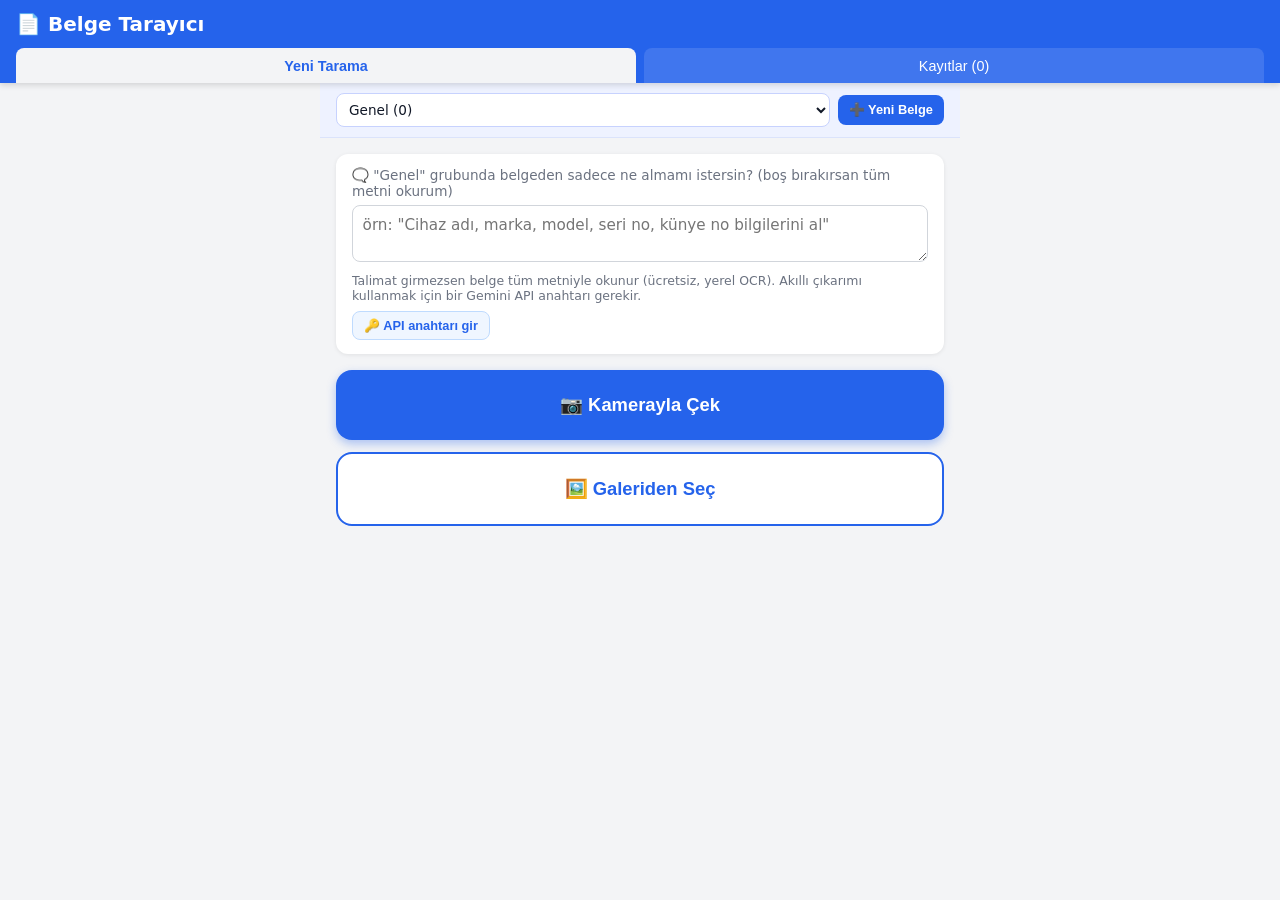
<file: index.html>
<!doctype html>
<html lang="tr">
  <head>
    <meta charset="UTF-8" />
    <link rel="icon" type="image/svg+xml" href="/favicon.svg" />
    <meta name="viewport" content="width=device-width, initial-scale=1.0, viewport-fit=cover" />
    <meta name="theme-color" content="#2563eb" />
    <meta name="description" content="Kamerayla belge tara, bilgileri otomatik topla, Excel olarak dışa aktar." />
    <link rel="manifest" href="/manifest.webmanifest" />
    <link rel="apple-touch-icon" href="/icon-180.png" />
    <meta name="apple-mobile-web-app-capable" content="yes" />
    <meta name="apple-mobile-web-app-status-bar-style" content="black-translucent" />
    <meta name="apple-mobile-web-app-title" content="Belge Tarayıcı" />
    <title>Belge Tarayıcı</title>
    <script type="module" crossorigin src="/assets/index-DbhAv4H_.js"></script>
    <link rel="stylesheet" crossorigin href="/assets/index-B8Wv-hVe.css">
  </head>
  <body>
    <div id="root"></div>
  </body>
</html>
</file>
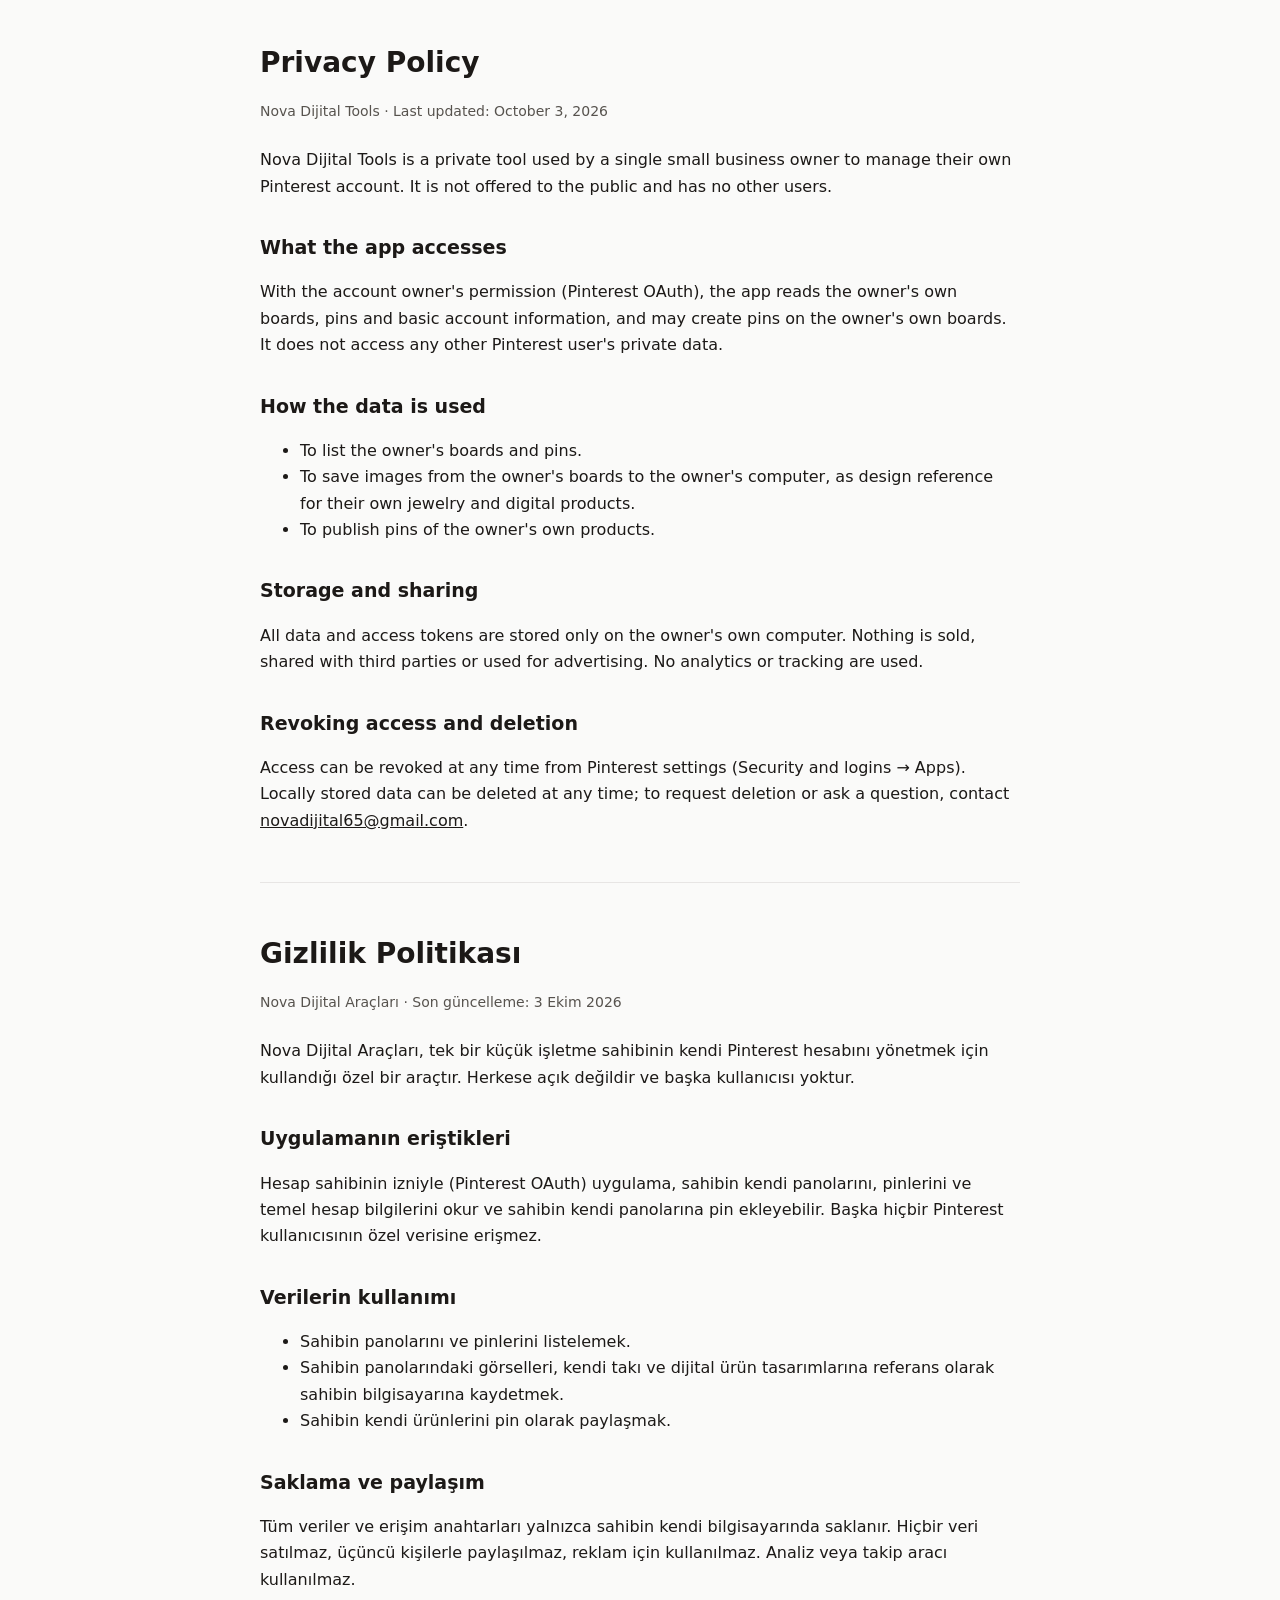
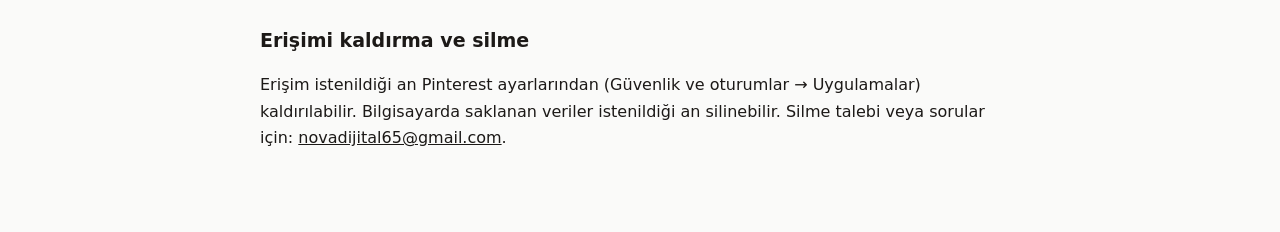
<file: gizlilik/index.html>
<!DOCTYPE html>
<html lang="en">
<head>
<meta charset="UTF-8">
<meta name="viewport" content="width=device-width, initial-scale=1">
<title>Privacy Policy — Nova Dijital Tools</title>
<style>
  :root { --bg: #fafaf9; --text: #1c1917; --muted: #57534e; --line: #e7e5e4; }
  @media (prefers-color-scheme: dark) { :root { --bg: #0f0f10; --text: #e7e5e4; --muted: #a8a29e; --line: #292524; } }
  body { margin: 0; background: var(--bg); color: var(--text); font: 16px/1.65 system-ui, -apple-system, "Segoe UI", sans-serif; }
  main { max-width: 760px; margin: 0 auto; padding: 40px 16px 64px; }
  h1 { font-size: 28px; margin: 0 0 4px; }
  h2 { font-size: 19px; margin: 32px 0 8px; }
  p, li { color: var(--text); }
  .meta { color: var(--muted); font-size: 14px; margin-bottom: 24px; }
  hr { border: 0; border-top: 1px solid var(--line); margin: 48px 0; }
  a { color: inherit; }
</style>
</head>
<body>
<main>
  <h1>Privacy Policy</h1>
  <p class="meta">Nova Dijital Tools · Last updated: October 3, 2026</p>

  <p>Nova Dijital Tools is a private tool used by a single small business owner to manage their own Pinterest account. It is not offered to the public and has no other users.</p>

  <h2>What the app accesses</h2>
  <p>With the account owner's permission (Pinterest OAuth), the app reads the owner's own boards, pins and basic account information, and may create pins on the owner's own boards. It does not access any other Pinterest user's private data.</p>

  <h2>How the data is used</h2>
  <ul>
    <li>To list the owner's boards and pins.</li>
    <li>To save images from the owner's boards to the owner's computer, as design reference for their own jewelry and digital products.</li>
    <li>To publish pins of the owner's own products.</li>
  </ul>

  <h2>Storage and sharing</h2>
  <p>All data and access tokens are stored only on the owner's own computer. Nothing is sold, shared with third parties or used for advertising. No analytics or tracking are used.</p>

  <h2>Revoking access and deletion</h2>
  <p>Access can be revoked at any time from Pinterest settings (Security and logins → Apps). Locally stored data can be deleted at any time; to request deletion or ask a question, contact <a href="mailto:novadijital65@gmail.com">novadijital65@gmail.com</a>.</p>

  <hr>

  <h1>Gizlilik Politikası</h1>
  <p class="meta">Nova Dijital Araçları · Son güncelleme: 3 Ekim 2026</p>

  <p>Nova Dijital Araçları, tek bir küçük işletme sahibinin kendi Pinterest hesabını yönetmek için kullandığı özel bir araçtır. Herkese açık değildir ve başka kullanıcısı yoktur.</p>

  <h2>Uygulamanın eriştikleri</h2>
  <p>Hesap sahibinin izniyle (Pinterest OAuth) uygulama, sahibin kendi panolarını, pinlerini ve temel hesap bilgilerini okur ve sahibin kendi panolarına pin ekleyebilir. Başka hiçbir Pinterest kullanıcısının özel verisine erişmez.</p>

  <h2>Verilerin kullanımı</h2>
  <ul>
    <li>Sahibin panolarını ve pinlerini listelemek.</li>
    <li>Sahibin panolarındaki görselleri, kendi takı ve dijital ürün tasarımlarına referans olarak sahibin bilgisayarına kaydetmek.</li>
    <li>Sahibin kendi ürünlerini pin olarak paylaşmak.</li>
  </ul>

  <h2>Saklama ve paylaşım</h2>
  <p>Tüm veriler ve erişim anahtarları yalnızca sahibin kendi bilgisayarında saklanır. Hiçbir veri satılmaz, üçüncü kişilerle paylaşılmaz, reklam için kullanılmaz. Analiz veya takip aracı kullanılmaz.</p>

  <h2>Erişimi kaldırma ve silme</h2>
  <p>Erişim istenildiği an Pinterest ayarlarından (Güvenlik ve oturumlar → Uygulamalar) kaldırılabilir. Bilgisayarda saklanan veriler istenildiği an silinebilir. Silme talebi veya sorular için: <a href="mailto:novadijital65@gmail.com">novadijital65@gmail.com</a>.</p>
</main>
</body>
</html>
</file>
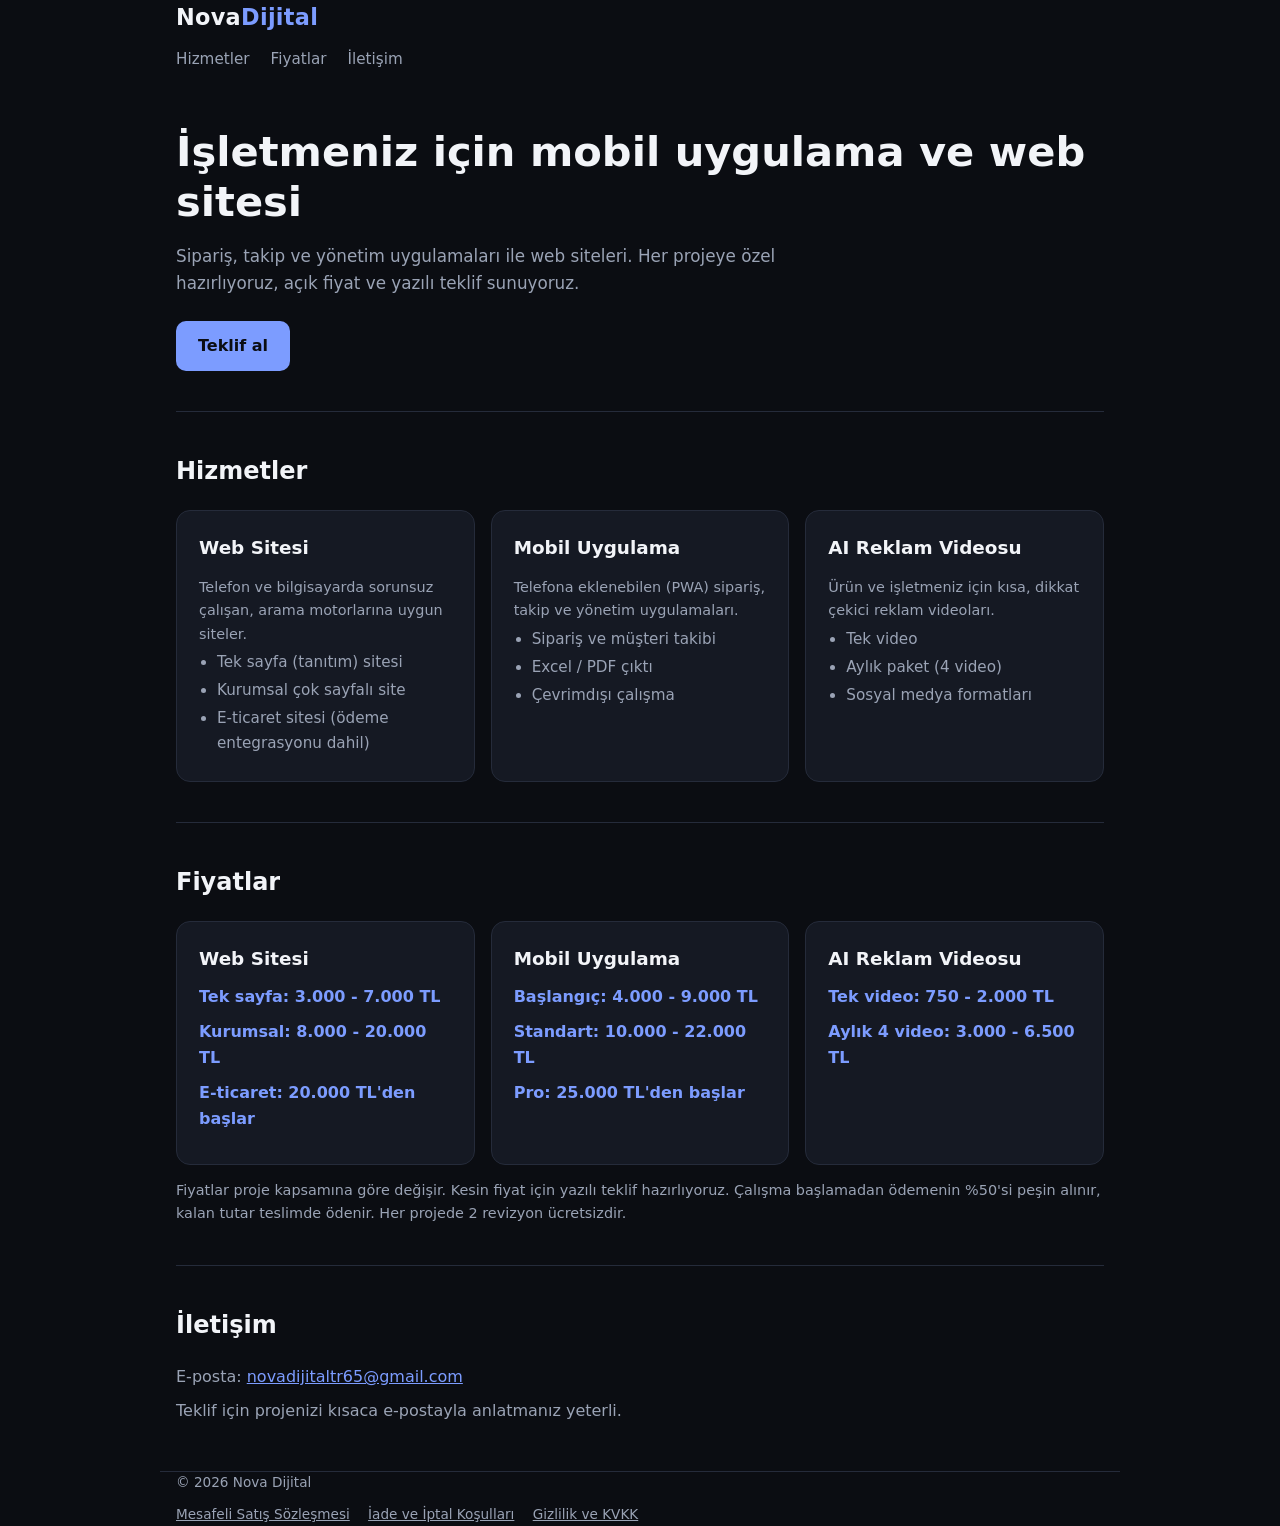
<file: novadijital/index.html>
<!DOCTYPE html>
<html lang="tr">
<head>
<meta charset="UTF-8">
<meta name="viewport" content="width=device-width, initial-scale=1">
<title>Nova Dijital | Web Sitesi, Uygulama ve AI Video Hizmetleri</title>
<meta name="description" content="Nova Dijital: küçük işletmeler için web sitesi, uygulama ve AI reklam videosu hizmetleri.">
<style>
  :root {
    --bg: #0b0d12;
    --panel: #151923;
    --text: #f2f4f8;
    --muted: #9aa3b5;
    --accent: #7c9cff;
    --border: #252b3a;
  }
  * { box-sizing: border-box; margin: 0; padding: 0; }
  body {
    background: var(--bg);
    color: var(--text);
    font-family: system-ui, -apple-system, "Segoe UI", Roboto, sans-serif;
    line-height: 1.6;
  }
  .wrap { max-width: 960px; margin: 0 auto; padding: 0 16px; }
  header { padding: 28px 0 12px; }
  .brand { font-size: 1.4rem; font-weight: 700; letter-spacing: .3px; }
  .brand span { color: var(--accent); }
  nav a { color: var(--muted); text-decoration: none; margin-right: 16px; font-size: .95rem; }
  nav a:hover { color: var(--text); }
  .hero { padding: 56px 0 40px; }
  .hero h1 { font-size: clamp(1.8rem, 4.5vw, 2.6rem); line-height: 1.2; margin-bottom: 16px; }
  .hero p { color: var(--muted); max-width: 640px; font-size: 1.05rem; }
  .btn {
    display: inline-block; margin-top: 24px; padding: 12px 22px; border-radius: 10px;
    background: var(--accent); color: #0b0d12; font-weight: 600; text-decoration: none;
  }
  section { padding: 40px 0; border-top: 1px solid var(--border); }
  section h2 { font-size: 1.5rem; margin-bottom: 20px; }
  .grid { display: grid; gap: 16px; grid-template-columns: repeat(auto-fit, minmax(260px, 1fr)); }
  .card {
    background: var(--panel); border: 1px solid var(--border); border-radius: 14px; padding: 22px;
  }
  .card h3 { font-size: 1.15rem; margin-bottom: 8px; }
  .card .price { color: var(--accent); font-weight: 600; margin: 10px 0; }
  .card ul { padding-left: 18px; color: var(--muted); font-size: .95rem; }
  .card li { margin: 4px 0; }
  .note { color: var(--muted); font-size: .9rem; margin-top: 14px; }
  .contact p { color: var(--muted); margin-bottom: 8px; }
  .contact a { color: var(--accent); }
  footer { border-top: 1px solid var(--border); padding: 24px 0 40px; color: var(--muted); font-size: .85rem; }
  footer a { color: var(--muted); margin-right: 14px; }
</style>
</head>
<body>
<header class="wrap">
  <div class="brand">Nova<span>Dijital</span></div>
  <nav style="margin-top:10px">
    <a href="#hizmetler">Hizmetler</a>
    <a href="#fiyatlar">Fiyatlar</a>
    <a href="#iletisim">İletişim</a>
  </nav>
</header>

<main class="wrap">
  <div class="hero">
    <h1>İşletmeniz için mobil uygulama ve web sitesi</h1>
    <p>Sipariş, takip ve yönetim uygulamaları ile web siteleri. Her projeye özel hazırlıyoruz, açık fiyat ve yazılı teklif sunuyoruz.</p>
    <a class="btn" href="#iletisim">Teklif al</a>
  </div>

  <section id="hizmetler">
    <h2>Hizmetler</h2>
    <div class="grid">
      <div class="card">
        <h3>Web Sitesi</h3>
        <p class="note">Telefon ve bilgisayarda sorunsuz çalışan, arama motorlarına uygun siteler.</p>
        <ul>
          <li>Tek sayfa (tanıtım) sitesi</li>
          <li>Kurumsal çok sayfalı site</li>
          <li>E-ticaret sitesi (ödeme entegrasyonu dahil)</li>
        </ul>
      </div>
      <div class="card">
        <h3>Mobil Uygulama</h3>
        <p class="note">Telefona eklenebilen (PWA) sipariş, takip ve yönetim uygulamaları.</p>
        <ul>
          <li>Sipariş ve müşteri takibi</li>
          <li>Excel / PDF çıktı</li>
          <li>Çevrimdışı çalışma</li>
        </ul>
      </div>
      <div class="card">
        <h3>AI Reklam Videosu</h3>
        <p class="note">Ürün ve işletmeniz için kısa, dikkat çekici reklam videoları.</p>
        <ul>
          <li>Tek video</li>
          <li>Aylık paket (4 video)</li>
          <li>Sosyal medya formatları</li>
        </ul>
      </div>
    </div>
  </section>

  <section id="fiyatlar">
    <h2>Fiyatlar</h2>
    <div class="grid">
      <div class="card">
        <h3>Web Sitesi</h3>
        <div class="price">Tek sayfa: 3.000 - 7.000 TL</div>
        <div class="price">Kurumsal: 8.000 - 20.000 TL</div>
        <div class="price">E-ticaret: 20.000 TL'den başlar</div>
      </div>
      <div class="card">
        <h3>Mobil Uygulama</h3>
        <div class="price">Başlangıç: 4.000 - 9.000 TL</div>
        <div class="price">Standart: 10.000 - 22.000 TL</div>
        <div class="price">Pro: 25.000 TL'den başlar</div>
      </div>
      <div class="card">
        <h3>AI Reklam Videosu</h3>
        <div class="price">Tek video: 750 - 2.000 TL</div>
        <div class="price">Aylık 4 video: 3.000 - 6.500 TL</div>
      </div>
    </div>
    <p class="note">Fiyatlar proje kapsamına göre değişir. Kesin fiyat için yazılı teklif hazırlıyoruz. Çalışma başlamadan ödemenin %50'si peşin alınır, kalan tutar teslimde ödenir. Her projede 2 revizyon ücretsizdir.</p>
  </section>

  <section id="iletisim" class="contact">
    <h2>İletişim</h2>
    <p>E-posta: <a href="mailto:novadijitaltr65@gmail.com">novadijitaltr65@gmail.com</a></p>
    <p>Teklif için projenizi kısaca e-postayla anlatmanız yeterli.</p>
  </section>
</main>

<footer class="wrap">
  <p>&copy; 2026 Nova Dijital</p>
  <p style="margin-top:10px">
    <a href="yasal.html#mesafeli-satis">Mesafeli Satış Sözleşmesi</a>
    <a href="yasal.html#iade-iptal">İade ve İptal Koşulları</a>
    <a href="yasal.html#gizlilik">Gizlilik ve KVKK</a>
  </p>
</footer>
</body>
</html>
</file>
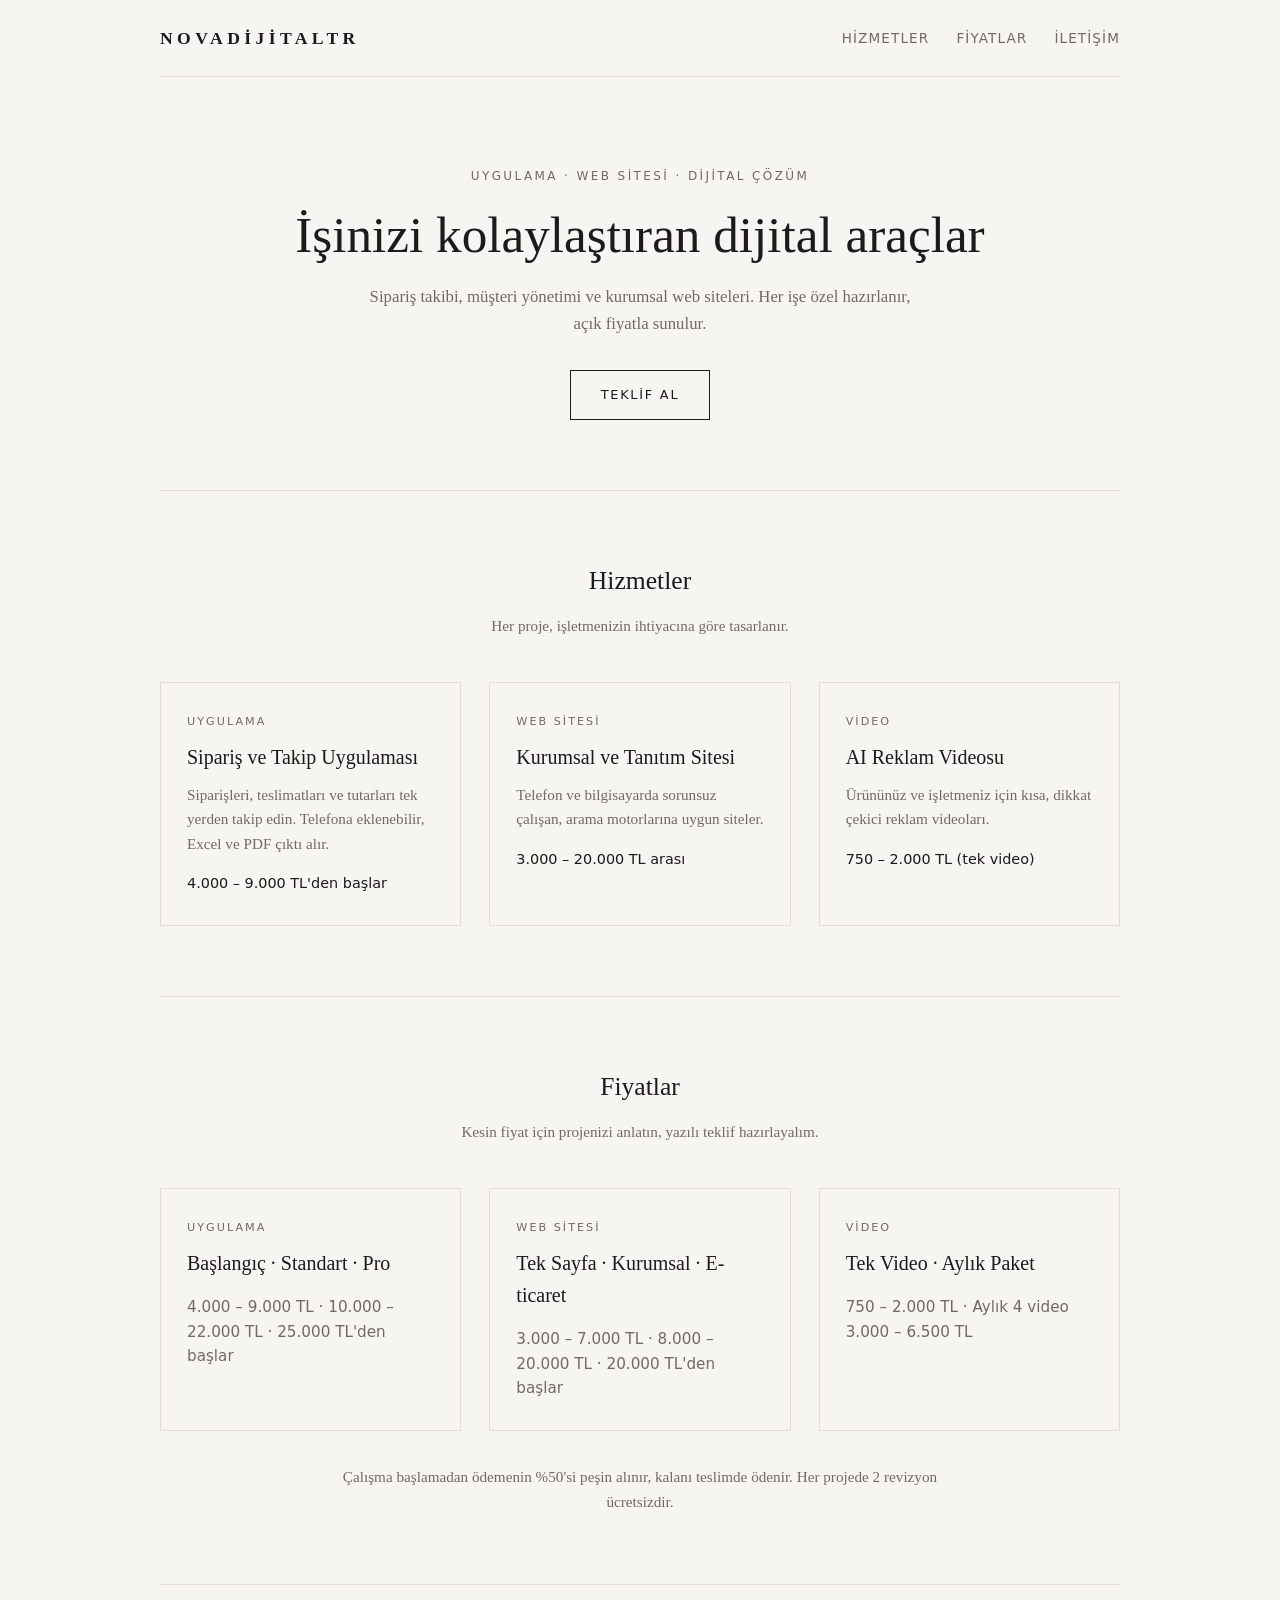
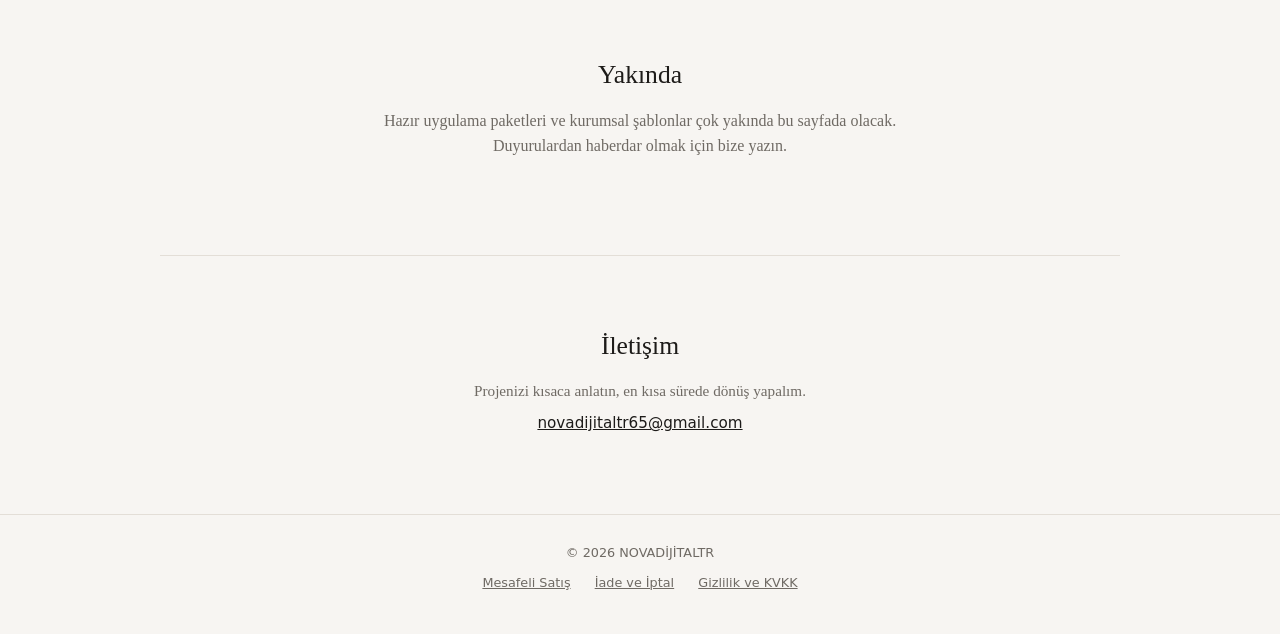
<file: novadijitaltr/index.html>
<!DOCTYPE html>
<html lang="tr">
<head>
<meta charset="UTF-8">
<meta name="viewport" content="width=device-width, initial-scale=1">
<title>NOVADİJİTALTR | Mobil Uygulama ve Web Sitesi</title>
<meta name="description" content="novadijitaltr: sipariş ve takip uygulamaları, web siteleri ve dijital çözümler.">
<style>
  :root { --bg:#f7f5f2; --text:#1d1b19; --muted:#6f6a64; --line:#e3ded7; --accent:#1d1b19; }
  @media (prefers-color-scheme: dark) {
    :root:not([data-theme="light"]) { --bg:#121110; --text:#f1ede8; --muted:#a39d96; --line:#2b2825; --accent:#f1ede8; }
  }
  :root[data-theme="dark"] { --bg:#121110; --text:#f1ede8; --muted:#a39d96; --line:#2b2825; --accent:#f1ede8; }
  * { box-sizing:border-box; margin:0; padding:0; }
  body { background:var(--bg); color:var(--text); font-family:Georgia,"Times New Roman",serif; line-height:1.6; }
  .sans { font-family:system-ui,-apple-system,"Segoe UI",Roboto,sans-serif; }
  .wrap { max-width:1000px; margin:0 auto; padding:0 20px; }
  header { display:flex; justify-content:space-between; align-items:center; padding:24px 0; border-bottom:1px solid var(--line); }
  .logo { font-size:1.1rem; letter-spacing:.25em; font-weight:700; }
  nav a { color:var(--muted); text-decoration:none; margin-left:22px; font-size:.85rem; letter-spacing:.08em; text-transform:uppercase; }
  nav a:hover { color:var(--text); }
  .hero { text-align:center; padding:90px 0 70px; }
  .eyebrow { font-size:.75rem; letter-spacing:.2em; text-transform:uppercase; color:var(--muted); margin-bottom:18px; }
  .hero h1 { font-size:clamp(2rem,5vw,3.2rem); font-weight:400; line-height:1.2; max-width:760px; margin:0 auto 18px; }
  .hero p { color:var(--muted); max-width:560px; margin:0 auto; font-size:1.05rem; }
  .btn { display:inline-block; margin-top:32px; padding:14px 30px; border:1px solid var(--accent); color:var(--text); text-decoration:none; letter-spacing:.14em; text-transform:uppercase; font-size:.8rem; font-family:system-ui,sans-serif; }
  .btn:hover { background:var(--accent); color:var(--bg); }
  section { padding:70px 0; border-top:1px solid var(--line); }
  .sec-title { text-align:center; font-size:1.6rem; font-weight:400; margin-bottom:12px; }
  .sec-sub { text-align:center; color:var(--muted); margin-bottom:44px; font-size:.95rem; }
  .grid { display:grid; gap:28px; grid-template-columns:repeat(auto-fit,minmax(240px,1fr)); }
  .item { border:1px solid var(--line); padding:30px 26px; }
  .item .tag { font-family:system-ui,sans-serif; font-size:.7rem; letter-spacing:.18em; text-transform:uppercase; color:var(--muted); }
  .item h3 { font-weight:400; font-size:1.25rem; margin:10px 0 10px; }
  .item p { color:var(--muted); font-size:.95rem; }
  .price { font-family:system-ui,sans-serif; font-size:.9rem; margin-top:16px; }
  .soon { text-align:center; }
  .soon p { color:var(--muted); max-width:560px; margin:0 auto 26px; }
  .contact { text-align:center; }
  .contact p { color:var(--muted); margin-bottom:8px; font-size:.95rem; }
  .contact a { color:var(--text); }
  footer { border-top:1px solid var(--line); padding:28px 0 40px; text-align:center; color:var(--muted); font-size:.8rem; font-family:system-ui,sans-serif; }
  footer a { color:var(--muted); margin:0 10px; }
  @media (max-width:600px) { nav a { margin-left:14px; font-size:.75rem; } .hero { padding:60px 0 50px; } }
</style>
</head>
<body>
<div class="wrap">
  <header>
    <div class="logo">NOVADİJİTALTR</div>
    <nav class="sans">
      <a href="#hizmetler">Hizmetler</a>
      <a href="#fiyatlar">Fiyatlar</a>
      <a href="#iletisim">İletişim</a>
    </nav>
  </header>

  <div class="hero">
    <div class="eyebrow sans">Uygulama · Web Sitesi · Dijital Çözüm</div>
    <h1>İşinizi kolaylaştıran dijital araçlar</h1>
    <p>Sipariş takibi, müşteri yönetimi ve kurumsal web siteleri. Her işe özel hazırlanır, açık fiyatla sunulur.</p>
    <a class="btn sans" href="#iletisim">Teklif al</a>
  </div>
</div>

<div class="wrap">
  <section id="hizmetler">
    <h2 class="sec-title">Hizmetler</h2>
    <p class="sec-sub">Her proje, işletmenizin ihtiyacına göre tasarlanır.</p>
    <div class="grid">
      <div class="item">
        <div class="tag sans">Uygulama</div>
        <h3>Sipariş ve Takip Uygulaması</h3>
        <p>Siparişleri, teslimatları ve tutarları tek yerden takip edin. Telefona eklenebilir, Excel ve PDF çıktı alır.</p>
        <div class="price sans">4.000 – 9.000 TL'den başlar</div>
      </div>
      <div class="item">
        <div class="tag sans">Web Sitesi</div>
        <h3>Kurumsal ve Tanıtım Sitesi</h3>
        <p>Telefon ve bilgisayarda sorunsuz çalışan, arama motorlarına uygun siteler.</p>
        <div class="price sans">3.000 – 20.000 TL arası</div>
      </div>
      <div class="item">
        <div class="tag sans">Video</div>
        <h3>AI Reklam Videosu</h3>
        <p>Ürününüz ve işletmeniz için kısa, dikkat çekici reklam videoları.</p>
        <div class="price sans">750 – 2.000 TL (tek video)</div>
      </div>
    </div>
  </section>

  <section id="fiyatlar">
    <h2 class="sec-title">Fiyatlar</h2>
    <p class="sec-sub">Kesin fiyat için projenizi anlatın, yazılı teklif hazırlayalım.</p>
    <div class="grid">
      <div class="item">
        <div class="tag sans">Uygulama</div>
        <h3>Başlangıç · Standart · Pro</h3>
        <p class="price sans">4.000 – 9.000 TL · 10.000 – 22.000 TL · 25.000 TL'den başlar</p>
      </div>
      <div class="item">
        <div class="tag sans">Web Sitesi</div>
        <h3>Tek Sayfa · Kurumsal · E-ticaret</h3>
        <p class="price sans">3.000 – 7.000 TL · 8.000 – 20.000 TL · 20.000 TL'den başlar</p>
      </div>
      <div class="item">
        <div class="tag sans">Video</div>
        <h3>Tek Video · Aylık Paket</h3>
        <p class="price sans">750 – 2.000 TL · Aylık 4 video 3.000 – 6.500 TL</p>
      </div>
    </div>
    <p class="sec-sub" style="margin:34px auto 0;max-width:620px;">Çalışma başlamadan ödemenin %50'si peşin alınır, kalanı teslimde ödenir. Her projede 2 revizyon ücretsizdir.</p>
  </section>

  <section class="soon" id="yakinda">
    <h2 class="sec-title">Yakında</h2>
    <p>Hazır uygulama paketleri ve kurumsal şablonlar çok yakında bu sayfada olacak. Duyurulardan haberdar olmak için bize yazın.</p>
  </section>

  <section class="contact" id="iletisim">
    <h2 class="sec-title">İletişim</h2>
    <p class="sec-sub">Projenizi kısaca anlatın, en kısa sürede dönüş yapalım.</p>
    <p><a class="sans" href="mailto:novadijitaltr65@gmail.com">novadijitaltr65@gmail.com</a></p>
  </section>
</div>

<footer class="sans">
  <div class="wrap">
    <p>&copy; 2026 NOVADİJİTALTR</p>
    <p style="margin-top:10px;">
      <a href="../novadijital/yasal.html">Mesafeli Satış</a>
      <a href="../novadijital/yasal.html#iade-iptal">İade ve İptal</a>
      <a href="../novadijital/yasal.html#gizlilik">Gizlilik ve KVKK</a>
    </p>
  </div>
</footer>
</body>
</html>
</file>
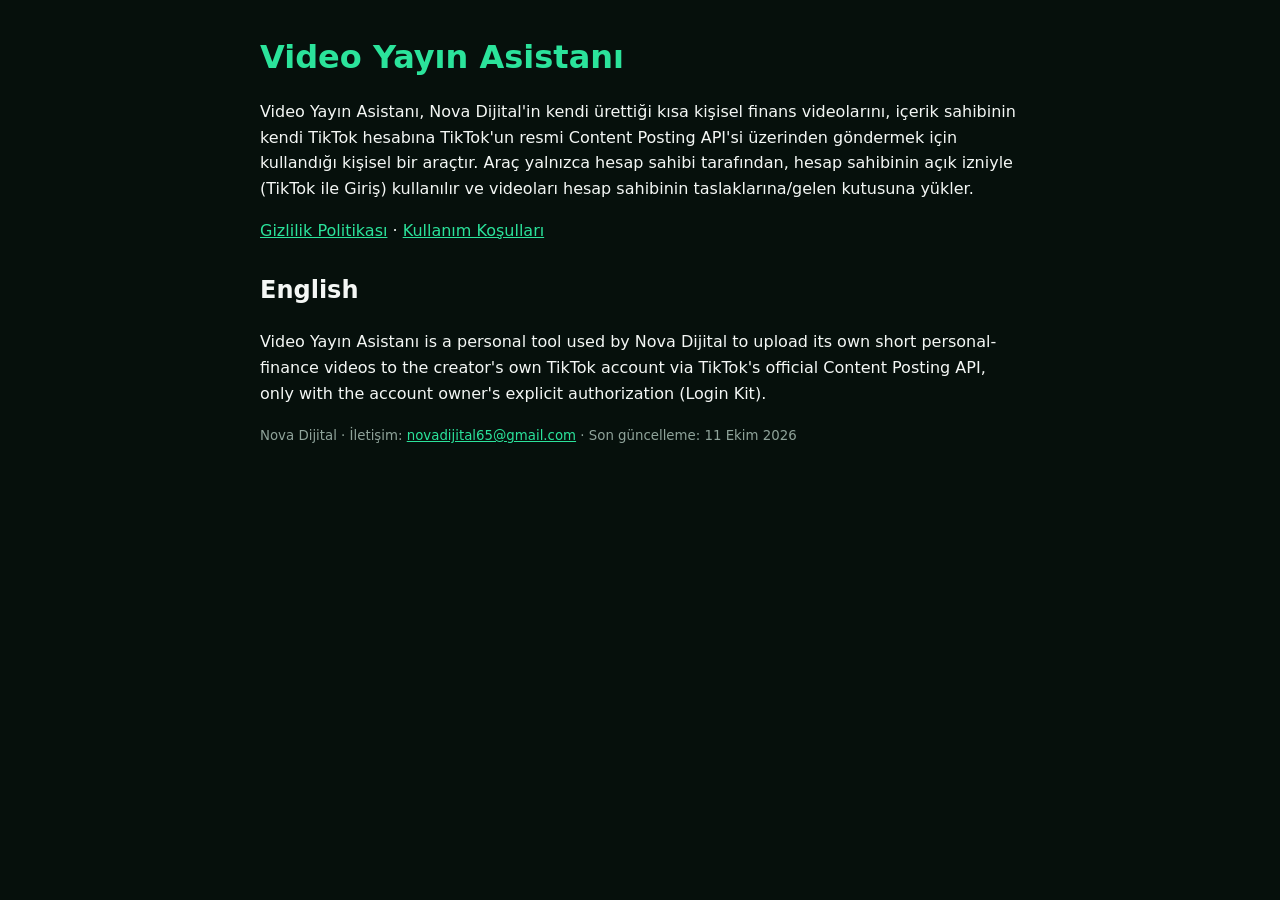
<file: video-asistani/index.html>
<!doctype html><html lang="tr"><head><meta charset="utf-8"><meta name="viewport" content="width=device-width,initial-scale=1"><title>Video Yayın Asistanı</title><style>body{margin:0;background:#06100C;color:#F4F7F5;font:16px/1.6 system-ui,Segoe UI,sans-serif}main{max-width:760px;margin:0 auto;padding:32px 16px}h1{color:#2BE39B;margin:0 0 8px}h2{margin-top:28px}a{color:#2BE39B}code,.box{background:#0d1a14;border:1px solid #1d3328;border-radius:10px}.box{padding:14px;word-break:break-all;font-family:Consolas,monospace}button{background:#2BE39B;color:#06100C;border:0;border-radius:10px;padding:10px 18px;font-weight:800;cursor:pointer;margin-top:10px}small{color:#8FA39A}</style></head><body><main><h1>Video Yayın Asistanı</h1>
<p>Video Yayın Asistanı, Nova Dijital'in kendi ürettiği kısa kişisel finans videolarını, içerik sahibinin kendi TikTok hesabına
TikTok'un resmi Content Posting API'si üzerinden göndermek için kullandığı kişisel bir araçtır. Araç yalnızca hesap sahibi tarafından,
hesap sahibinin açık izniyle (TikTok ile Giriş) kullanılır ve videoları hesap sahibinin taslaklarına/gelen kutusuna yükler.</p>
<p><a href="gizlilik/">Gizlilik Politikası</a> · <a href="kosullar/">Kullanım Koşulları</a></p>
<h2>English</h2><p>Video Yayın Asistanı is a personal tool used by Nova Dijital to upload its own short personal-finance videos to the creator's
own TikTok account via TikTok's official Content Posting API, only with the account owner's explicit authorization (Login Kit).</p><p><small>Nova Dijital · İletişim: <a href="mailto:novadijital65@gmail.com">novadijital65@gmail.com</a> · Son güncelleme: 11 Ekim 2026</small></p></main></body></html>
</file>
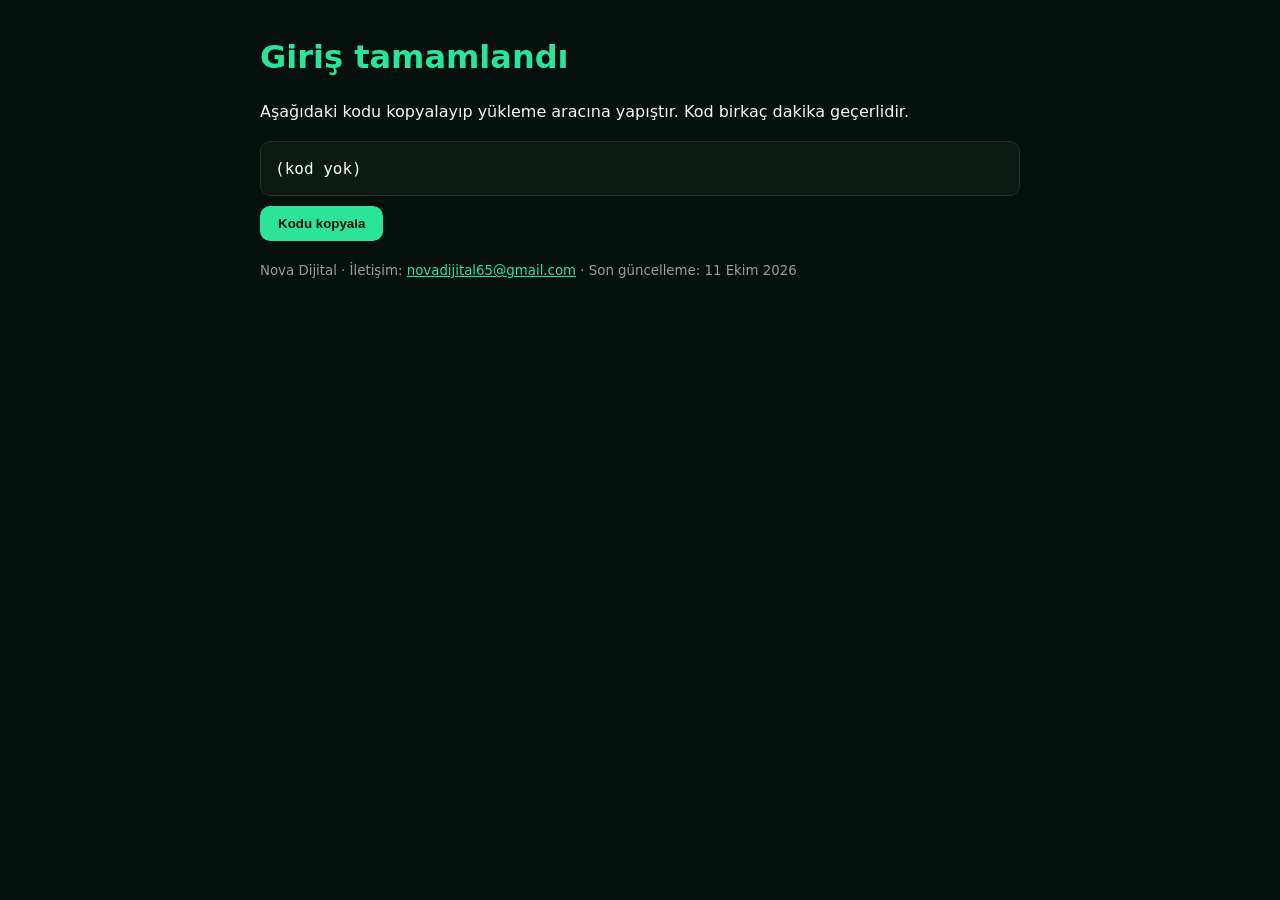
<file: video-asistani/callback/index.html>
<!doctype html><html lang="tr"><head><meta charset="utf-8"><meta name="viewport" content="width=device-width,initial-scale=1"><title>Giriş tamam</title><style>body{margin:0;background:#06100C;color:#F4F7F5;font:16px/1.6 system-ui,Segoe UI,sans-serif}main{max-width:760px;margin:0 auto;padding:32px 16px}h1{color:#2BE39B;margin:0 0 8px}h2{margin-top:28px}a{color:#2BE39B}code,.box{background:#0d1a14;border:1px solid #1d3328;border-radius:10px}.box{padding:14px;word-break:break-all;font-family:Consolas,monospace}button{background:#2BE39B;color:#06100C;border:0;border-radius:10px;padding:10px 18px;font-weight:800;cursor:pointer;margin-top:10px}small{color:#8FA39A}</style></head><body><main><h1>Giriş tamamlandı</h1>
<p>Aşağıdaki kodu kopyalayıp yükleme aracına yapıştır. Kod birkaç dakika geçerlidir.</p>
<div class="box" id="code">—</div><button id="b">Kodu kopyala</button>
<p id="err" style="color:#FF5A5F"></p>
<script>
const q=new URLSearchParams(location.search);
// local panel flow: hand the code straight back to the panel running on this computer
if((q.get("state")||"").startsWith("local_")){location.replace("http://127.0.0.1:8765/oauth"+location.search);}
document.getElementById("code").textContent=q.get("code")||"(kod yok)";
if(q.get("error")) document.getElementById("err").textContent="Hata: "+q.get("error")+" "+(q.get("error_description")||"");
document.getElementById("b").onclick=async()=>{const t=q.get("code")||"";try{await navigator.clipboard.writeText(t)}catch(e){}document.getElementById("b").textContent="Kopyalandı ✓"};
</script><p><small>Nova Dijital · İletişim: <a href="mailto:novadijital65@gmail.com">novadijital65@gmail.com</a> · Son güncelleme: 11 Ekim 2026</small></p></main></body></html>
</file>
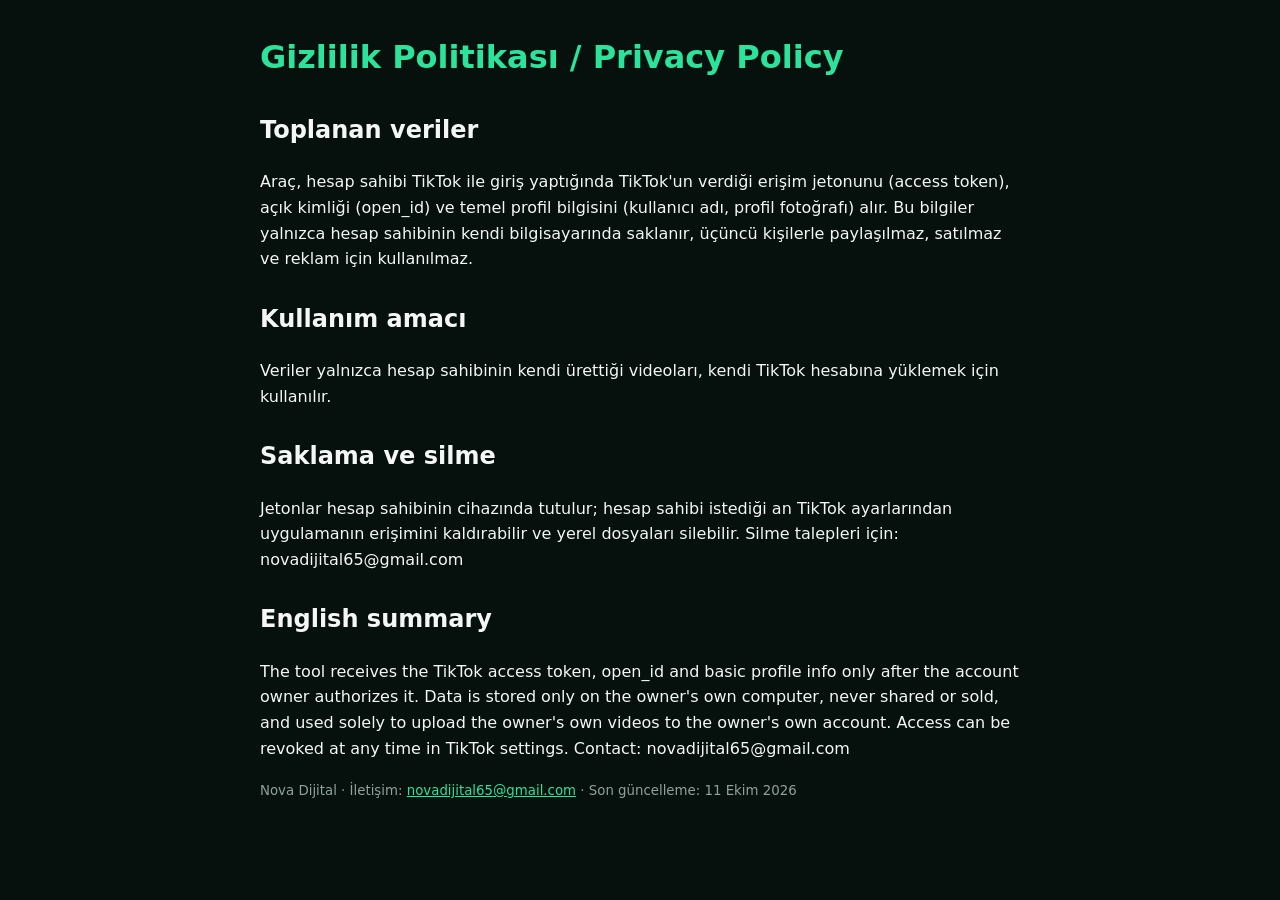
<file: video-asistani/gizlilik/index.html>
<!doctype html><html lang="tr"><head><meta charset="utf-8"><meta name="viewport" content="width=device-width,initial-scale=1"><title>Gizlilik Politikası</title><style>body{margin:0;background:#06100C;color:#F4F7F5;font:16px/1.6 system-ui,Segoe UI,sans-serif}main{max-width:760px;margin:0 auto;padding:32px 16px}h1{color:#2BE39B;margin:0 0 8px}h2{margin-top:28px}a{color:#2BE39B}code,.box{background:#0d1a14;border:1px solid #1d3328;border-radius:10px}.box{padding:14px;word-break:break-all;font-family:Consolas,monospace}button{background:#2BE39B;color:#06100C;border:0;border-radius:10px;padding:10px 18px;font-weight:800;cursor:pointer;margin-top:10px}small{color:#8FA39A}</style></head><body><main><h1>Gizlilik Politikası / Privacy Policy</h1>
<h2>Toplanan veriler</h2><p>Araç, hesap sahibi TikTok ile giriş yaptığında TikTok'un verdiği erişim jetonunu (access token), açık kimliği (open_id)
ve temel profil bilgisini (kullanıcı adı, profil fotoğrafı) alır. Bu bilgiler yalnızca hesap sahibinin kendi bilgisayarında saklanır,
üçüncü kişilerle paylaşılmaz, satılmaz ve reklam için kullanılmaz.</p>
<h2>Kullanım amacı</h2><p>Veriler yalnızca hesap sahibinin kendi ürettiği videoları, kendi TikTok hesabına yüklemek için kullanılır.</p>
<h2>Saklama ve silme</h2><p>Jetonlar hesap sahibinin cihazında tutulur; hesap sahibi istediği an TikTok ayarlarından uygulamanın erişimini
kaldırabilir ve yerel dosyaları silebilir. Silme talepleri için: novadijital65@gmail.com</p>
<h2>English summary</h2><p>The tool receives the TikTok access token, open_id and basic profile info only after the account owner authorizes it.
Data is stored only on the owner's own computer, never shared or sold, and used solely to upload the owner's own videos to the owner's own account.
Access can be revoked at any time in TikTok settings. Contact: novadijital65@gmail.com</p><p><small>Nova Dijital · İletişim: <a href="mailto:novadijital65@gmail.com">novadijital65@gmail.com</a> · Son güncelleme: 11 Ekim 2026</small></p></main></body></html>
</file>
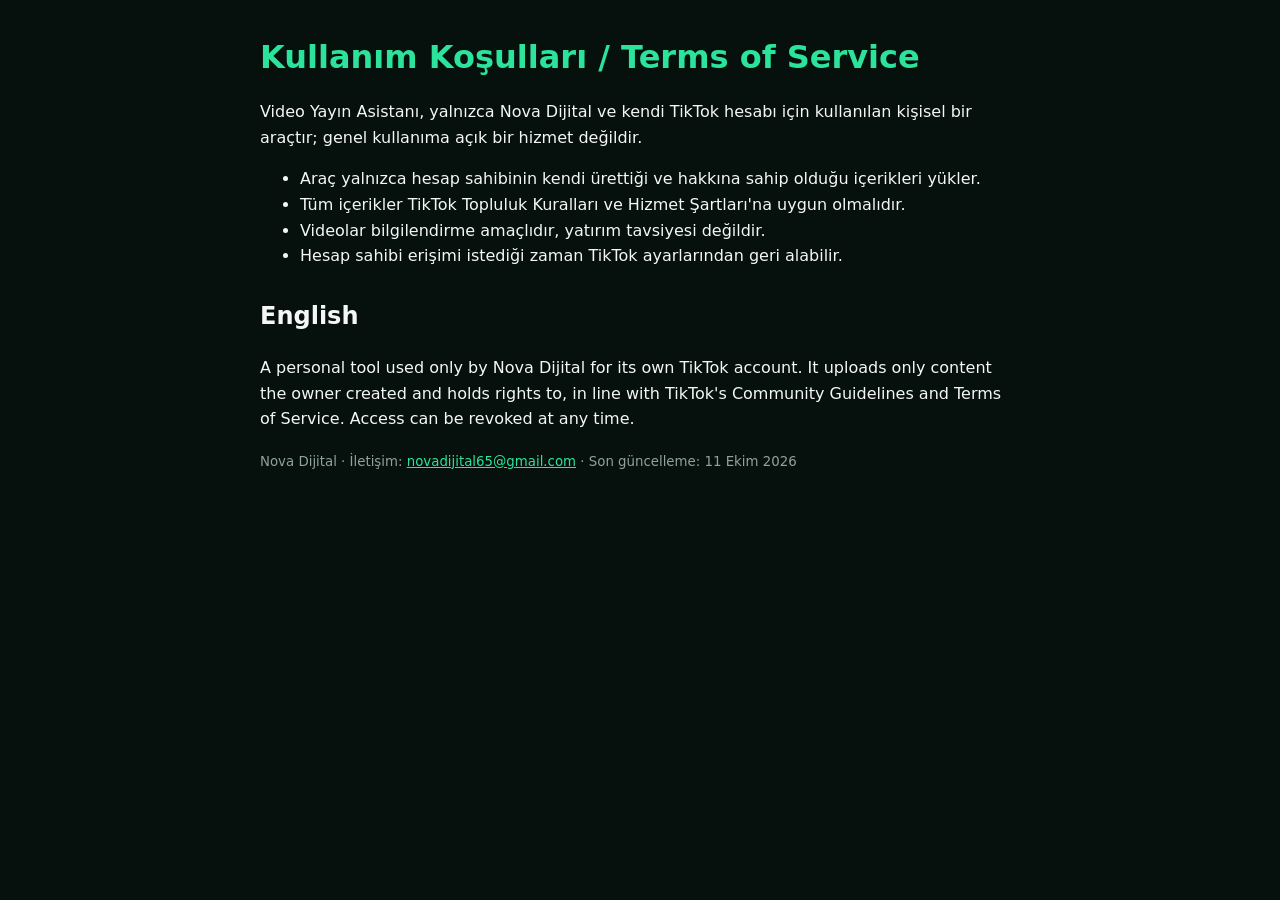
<file: video-asistani/kosullar/index.html>
<!doctype html><html lang="tr"><head><meta charset="utf-8"><meta name="viewport" content="width=device-width,initial-scale=1"><title>Kullanım Koşulları</title><style>body{margin:0;background:#06100C;color:#F4F7F5;font:16px/1.6 system-ui,Segoe UI,sans-serif}main{max-width:760px;margin:0 auto;padding:32px 16px}h1{color:#2BE39B;margin:0 0 8px}h2{margin-top:28px}a{color:#2BE39B}code,.box{background:#0d1a14;border:1px solid #1d3328;border-radius:10px}.box{padding:14px;word-break:break-all;font-family:Consolas,monospace}button{background:#2BE39B;color:#06100C;border:0;border-radius:10px;padding:10px 18px;font-weight:800;cursor:pointer;margin-top:10px}small{color:#8FA39A}</style></head><body><main><h1>Kullanım Koşulları / Terms of Service</h1>
<p>Video Yayın Asistanı, yalnızca Nova Dijital ve kendi TikTok hesabı için kullanılan kişisel bir araçtır; genel kullanıma açık bir hizmet değildir.</p>
<ul><li>Araç yalnızca hesap sahibinin kendi ürettiği ve hakkına sahip olduğu içerikleri yükler.</li>
<li>Tüm içerikler TikTok Topluluk Kuralları ve Hizmet Şartları'na uygun olmalıdır.</li>
<li>Videolar bilgilendirme amaçlıdır, yatırım tavsiyesi değildir.</li>
<li>Hesap sahibi erişimi istediği zaman TikTok ayarlarından geri alabilir.</li></ul>
<h2>English</h2><p>A personal tool used only by Nova Dijital for its own TikTok account. It uploads only content the owner created and holds rights to,
in line with TikTok's Community Guidelines and Terms of Service. Access can be revoked at any time.</p><p><small>Nova Dijital · İletişim: <a href="mailto:novadijital65@gmail.com">novadijital65@gmail.com</a> · Son güncelleme: 11 Ekim 2026</small></p></main></body></html>
</file>
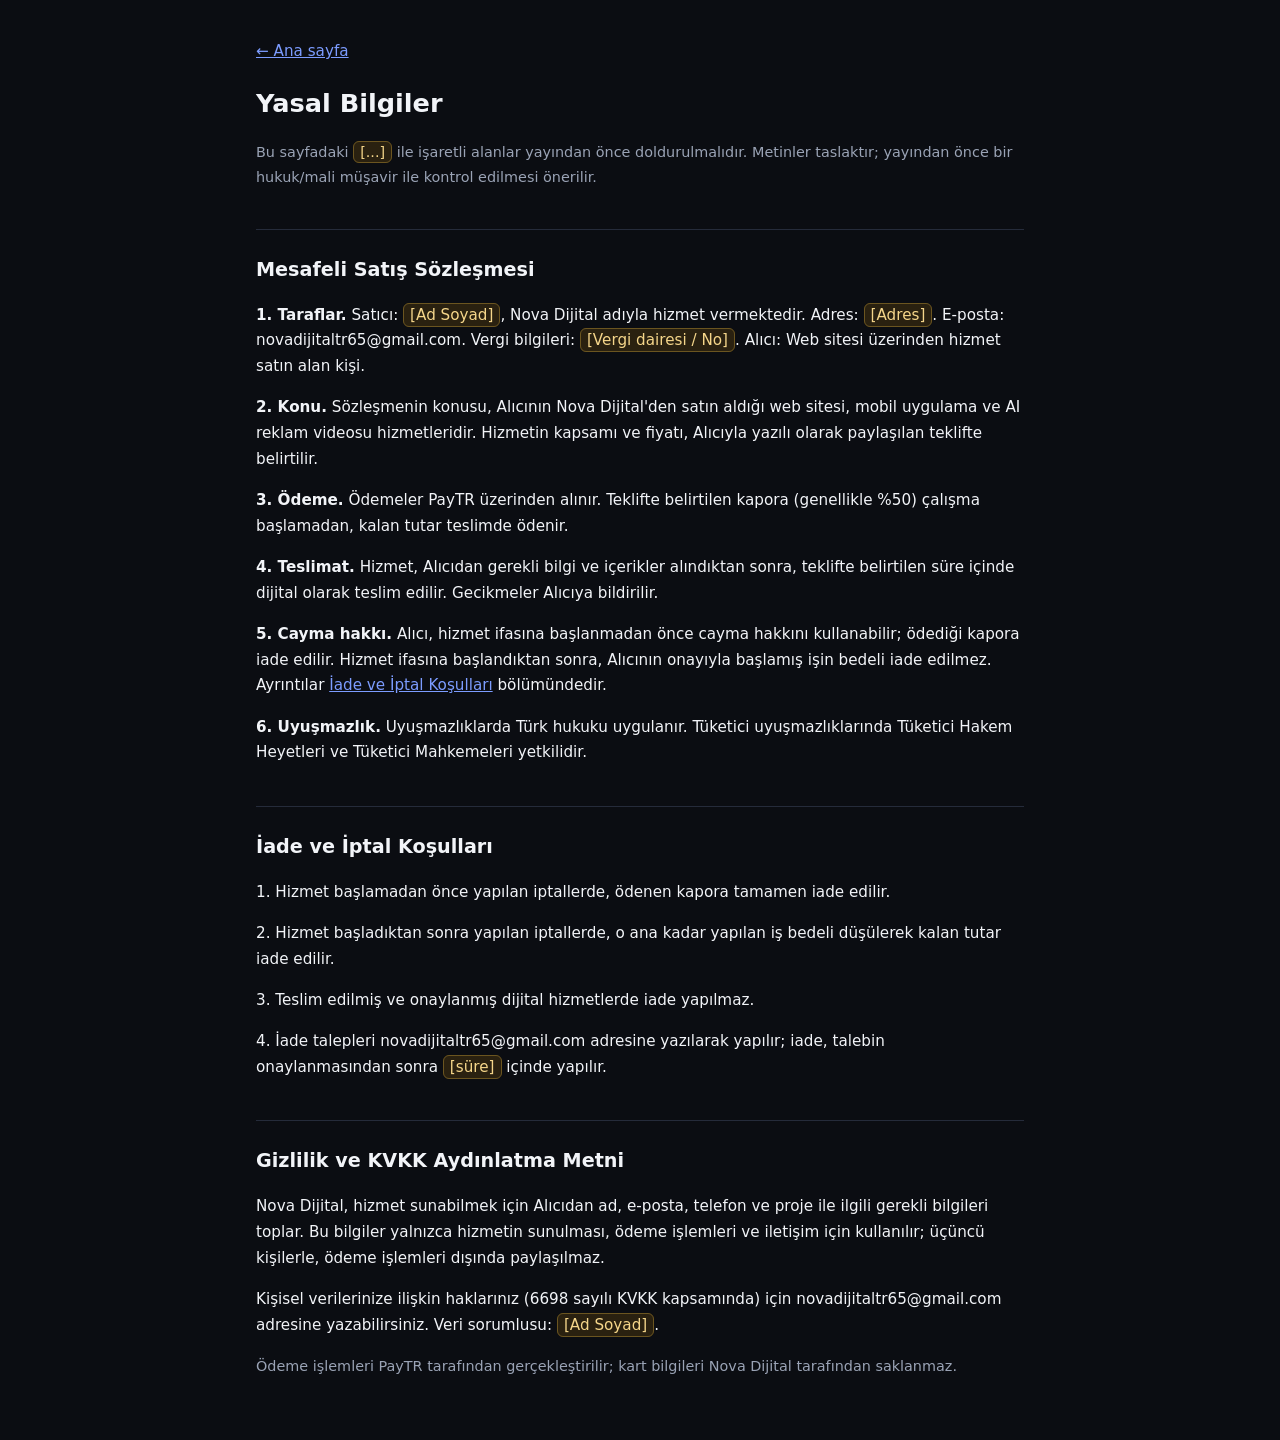
<file: novadijital/yasal.html>
<!DOCTYPE html>
<html lang="tr">
<head>
<meta charset="UTF-8">
<meta name="viewport" content="width=device-width, initial-scale=1">
<title>Yasal Bilgiler | Nova Dijital</title>
<style>
  :root { --bg:#0b0d12; --text:#f2f4f8; --muted:#9aa3b5; --accent:#7c9cff; --border:#252b3a; }
  * { box-sizing: border-box; }
  body { margin:0; background:var(--bg); color:var(--text); font-family:system-ui,-apple-system,"Segoe UI",Roboto,sans-serif; line-height:1.7; }
  .wrap { max-width:800px; margin:0 auto; padding:24px 16px 48px; }
  a { color:var(--accent); }
  h1 { font-size:1.6rem; margin-bottom:8px; }
  h2 { font-size:1.2rem; margin-top:40px; padding-top:24px; border-top:1px solid var(--border); }
  p, li { color:var(--text); font-size:.95rem; }
  .muted { color:var(--muted); font-size:.9rem; }
  .todo { background:#2a2110; border:1px solid #6b5520; color:#f5d68a; padding:2px 6px; border-radius:6px; }
</style>
</head>
<body>
<div class="wrap">
  <p><a href="index.html">&larr; Ana sayfa</a></p>
  <h1>Yasal Bilgiler</h1>
  <p class="muted">Bu sayfadaki <span class="todo">[...]</span> ile işaretli alanlar yayından önce doldurulmalıdır. Metinler taslaktır; yayından önce bir hukuk/mali müşavir ile kontrol edilmesi önerilir.</p>

  <h2 id="mesafeli-satis">Mesafeli Satış Sözleşmesi</h2>
  <p><strong>1. Taraflar.</strong> Satıcı: <span class="todo">[Ad Soyad]</span>, Nova Dijital adıyla hizmet vermektedir. Adres: <span class="todo">[Adres]</span>. E-posta: novadijitaltr65@gmail.com. Vergi bilgileri: <span class="todo">[Vergi dairesi / No]</span>. Alıcı: Web sitesi üzerinden hizmet satın alan kişi.</p>
  <p><strong>2. Konu.</strong> Sözleşmenin konusu, Alıcının Nova Dijital'den satın aldığı web sitesi, mobil uygulama ve AI reklam videosu hizmetleridir. Hizmetin kapsamı ve fiyatı, Alıcıyla yazılı olarak paylaşılan teklifte belirtilir.</p>
  <p><strong>3. Ödeme.</strong> Ödemeler PayTR üzerinden alınır. Teklifte belirtilen kapora (genellikle %50) çalışma başlamadan, kalan tutar teslimde ödenir.</p>
  <p><strong>4. Teslimat.</strong> Hizmet, Alıcıdan gerekli bilgi ve içerikler alındıktan sonra, teklifte belirtilen süre içinde dijital olarak teslim edilir. Gecikmeler Alıcıya bildirilir.</p>
  <p><strong>5. Cayma hakkı.</strong> Alıcı, hizmet ifasına başlanmadan önce cayma hakkını kullanabilir; ödediği kapora iade edilir. Hizmet ifasına başlandıktan sonra, Alıcının onayıyla başlamış işin bedeli iade edilmez. Ayrıntılar <a href="#iade-iptal">İade ve İptal Koşulları</a> bölümündedir.</p>
  <p><strong>6. Uyuşmazlık.</strong> Uyuşmazlıklarda Türk hukuku uygulanır. Tüketici uyuşmazlıklarında Tüketici Hakem Heyetleri ve Tüketici Mahkemeleri yetkilidir.</p>

  <h2 id="iade-iptal">İade ve İptal Koşulları</h2>
  <p>1. Hizmet başlamadan önce yapılan iptallerde, ödenen kapora tamamen iade edilir.</p>
  <p>2. Hizmet başladıktan sonra yapılan iptallerde, o ana kadar yapılan iş bedeli düşülerek kalan tutar iade edilir.</p>
  <p>3. Teslim edilmiş ve onaylanmış dijital hizmetlerde iade yapılmaz.</p>
  <p>4. İade talepleri novadijitaltr65@gmail.com adresine yazılarak yapılır; iade, talebin onaylanmasından sonra <span class="todo">[süre]</span> içinde yapılır.</p>

  <h2 id="gizlilik">Gizlilik ve KVKK Aydınlatma Metni</h2>
  <p>Nova Dijital, hizmet sunabilmek için Alıcıdan ad, e-posta, telefon ve proje ile ilgili gerekli bilgileri toplar. Bu bilgiler yalnızca hizmetin sunulması, ödeme işlemleri ve iletişim için kullanılır; üçüncü kişilerle, ödeme işlemleri dışında paylaşılmaz.</p>
  <p>Kişisel verilerinize ilişkin haklarınız (6698 sayılı KVKK kapsamında) için novadijitaltr65@gmail.com adresine yazabilirsiniz. Veri sorumlusu: <span class="todo">[Ad Soyad]</span>.</p>
  <p class="muted">Ödeme işlemleri PayTR tarafından gerçekleştirilir; kart bilgileri Nova Dijital tarafından saklanmaz.</p>
</div>
</body>
</html>
</file>
<file: assets/index-B8Wv-hVe.css>
*{box-sizing:border-box}html,body,#root{height:100%;margin:0;padding:0}body{-webkit-tap-highlight-color:transparent;font-family:system-ui,-apple-system,Segoe UI,Roboto,sans-serif}.app{color:#111827;background:#f3f4f6;flex-direction:column;min-height:100dvh;display:flex}.app-header{z-index:10;color:#fff;padding:env(safe-area-inset-top,0) 1rem 0 1rem;background:#2563eb;position:sticky;top:0;box-shadow:0 2px 6px #00000026}.app-header h1{margin:.75rem 0;font-size:1.25rem}.tabs{gap:.5rem;display:flex}.tab{color:#fff;cursor:pointer;background:#ffffff1f;border:none;border-radius:8px 8px 0 0;flex:1;padding:.6rem .5rem;font-size:.9rem}.tab.active{color:#2563eb;background:#f3f4f6;font-weight:600}.loading-screen{color:#6b7280;justify-content:center;align-items:center;height:100dvh;font-size:.95rem;display:flex}.batch-bar{box-sizing:border-box;background:#eef2ff;border-bottom:1px solid #dbe3fb;align-items:center;gap:.5rem;width:100%;max-width:640px;margin:0 auto;padding:.6rem 1rem;display:flex}.batch-select{color:#111827;background:#fff;border:1px solid #c7d2fe;border-radius:8px;flex:1;min-width:0;padding:.45rem .5rem;font-family:inherit;font-size:.85rem}.new-batch-btn{color:#fff;cursor:pointer;white-space:nowrap;background:#2563eb;border:none;border-radius:8px;flex-shrink:0;padding:.45rem .7rem;font-size:.8rem;font-weight:600}.batch-select:disabled,.new-batch-btn:disabled{opacity:.5;cursor:not-allowed}.batch-manage-row{flex-wrap:wrap;justify-content:space-between;gap:.5rem;margin-bottom:.75rem;display:flex}.batch-manage-row .clear-all-btn{margin:0}.app-main{box-sizing:border-box;flex:1;width:100%;max-width:640px;margin:0 auto;padding:1rem}.scan-view{flex-direction:column;align-items:center;gap:1rem;display:flex}.smart-panel{box-sizing:border-box;background:#fff;border-radius:12px;width:100%;padding:.85rem 1rem;box-shadow:0 1px 4px #00000014}.smart-hint{color:#6b7280;margin:.4rem 0 0;font-size:.78rem}.smart-hint-on{color:#1d4ed8;font-weight:500}.link-btn{color:#2563eb;font-size:inherit;cursor:pointer;background:0 0;border:none;padding:0;font-weight:600;text-decoration:underline}.api-key-toggle{background:#eff6ff;border:1px solid #bfdbfe;border-radius:8px;margin-top:.5rem;padding:.4rem .7rem;font-size:.8rem;text-decoration:none;display:inline-block}.api-key-row{margin-top:.6rem}.field-hint{color:#9ca3af;margin:.3rem 0 0;font-size:.72rem}.export-hint{text-align:center;margin:-.5rem 0 .75rem}.filename-row{margin-bottom:.75rem}.filename-input{box-sizing:border-box;border:1px solid #d1d5db;border-radius:8px;width:100%;padding:.55rem .6rem;font-family:inherit;font-size:.95rem}.clear-all-btn{color:#b91c1c;cursor:pointer;background:0 0;border:none;margin:0 0 1rem auto;padding:.25rem;font-size:.82rem;display:block}.capture-btn-row{flex-direction:column;gap:.75rem;width:100%;display:flex}.capture-btn{color:#fff;cursor:pointer;background:#2563eb;border:none;border-radius:16px;width:100%;padding:1.5rem;font-size:1.15rem;font-weight:600;box-shadow:0 4px 10px #2563eb59}.capture-btn:active{background:#1d4ed8}.capture-btn.secondary-capture{color:#2563eb;box-shadow:none;background:#fff;border:2px solid #2563eb}.capture-btn.secondary-capture:active{background:#eff6ff}.preview-card{box-sizing:border-box;background:#fff;border-radius:12px;width:100%;padding:1rem;box-shadow:0 1px 4px #0000001a}.preview-img{object-fit:contain;background:#111827;border-radius:8px;width:100%;max-height:320px;margin-bottom:.75rem}.scanning-status{text-align:center}.progress-bar{background:#e5e7eb;border-radius:999px;height:8px;margin-bottom:.5rem;overflow:hidden}.progress-fill{background:#2563eb;height:100%;transition:width .2s}.field-label{color:#6b7280;margin-bottom:.35rem;font-size:.85rem;display:block}.ocr-textarea{box-sizing:border-box;resize:vertical;border:1px solid #d1d5db;border-radius:8px;width:100%;padding:.6rem;font-family:inherit;font-size:.95rem}.action-row{flex-wrap:wrap;gap:.5rem;margin-top:.75rem;display:flex}.btn{cursor:pointer;border:none;border-radius:8px;flex:1;min-width:100px;padding:.65rem .75rem;font-size:.9rem;font-weight:600}.btn.primary{color:#fff;background:#2563eb}.btn.secondary{color:#111827;background:#e5e7eb}.btn.ghost{color:#6b7280;background:0 0}.btn.danger{color:#b91c1c;background:#fee2e2}.btn:disabled{opacity:.5;cursor:not-allowed}.error-text{color:#b91c1c;font-size:.9rem}.records-toolbar{gap:.5rem;margin-bottom:1rem;display:flex}.records-toolbar .btn{flex:1}.empty-state{text-align:center;color:#6b7280;margin-top:2rem}.record-list{flex-direction:column;gap:.75rem;margin:0;padding:0;list-style:none;display:flex}.record-item{background:#fff;border-radius:12px;gap:.75rem;padding:.75rem;display:flex;box-shadow:0 1px 4px #00000014}.record-thumb{object-fit:cover;background:#111827;border-radius:8px;flex-shrink:0;width:64px;height:64px}.record-body{flex:1;min-width:0}.record-date{color:#9ca3af;margin-bottom:.25rem;font-size:.75rem}.record-text{white-space:pre-wrap;word-break:break-word;margin:0 0 .5rem;font-size:.9rem}
</file>
